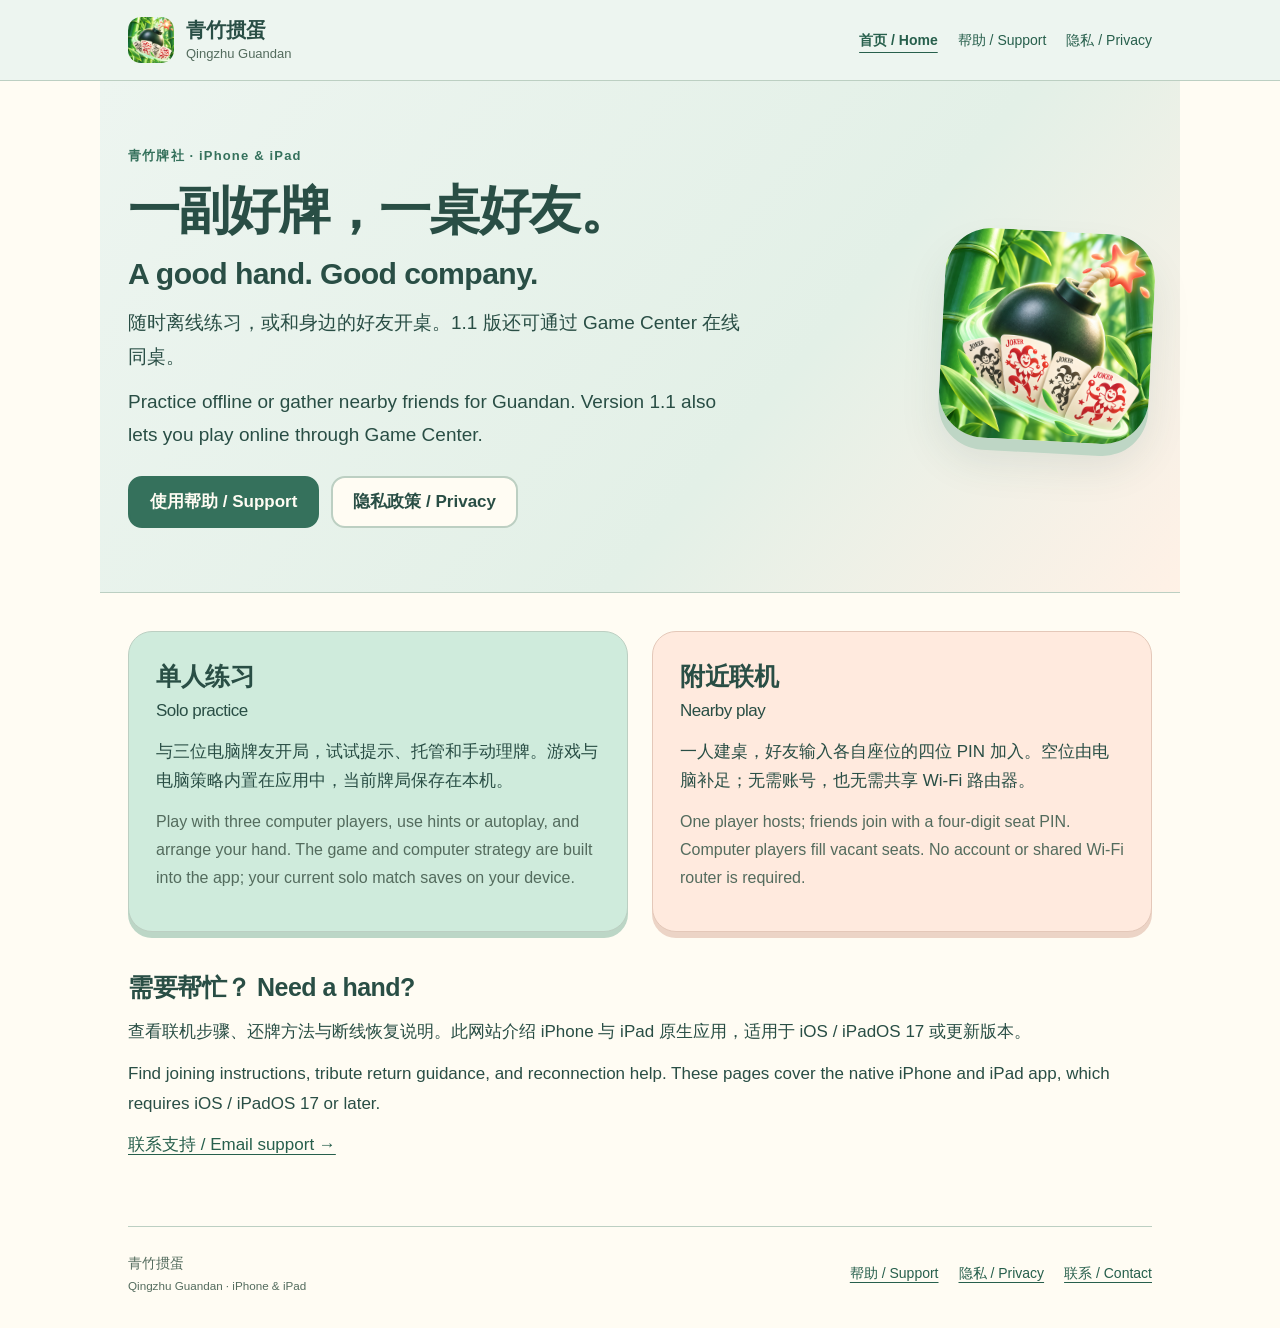
<file: index.html>
<!doctype html>
<html lang="zh-Hans">
<head>
<meta charset="utf-8">
<meta name="viewport" content="width=device-width, initial-scale=1">
<meta name="theme-color" content="#edf5f0">
<title>青竹掼蛋 · Qingzhu Guandan — 支持与隐私 / Support &amp; Privacy</title>
<meta name="description" content="青竹掼蛋 iPhone 与 iPad 版：离线单人练习、附近好友联机、使用帮助与隐私说明。 Support and privacy for Qingzhu Guandan on iPhone and iPad.">
<link rel="canonical" href="https://monadroit.github.io/GuanDanSupport/">
<link rel="icon" type="image/png" href="icon.png">
<link rel="apple-touch-icon" href="icon.png">
<link rel="stylesheet" href="style.css">
</head>
<body>
<a class="skip" href="#main">跳到正文 / Skip to content</a>
<header class="site-header"><div class="header-inner"><a class="brand" href="index.html"><img src="icon.png" alt="" width="46" height="46"><span>青竹掼蛋<small lang="en">Qingzhu Guandan</small></span></a><nav class="nav" aria-label="主导航 / Main navigation"><a href="index.html" aria-current="page">首页 / Home</a><a href="support.html">帮助 / Support</a><a href="privacy.html">隐私 / Privacy</a></nav></div></header>
<main id="main" class="home-main">
<section class="hero"><div class="hero-inner"><div><p class="eyebrow">青竹牌社 · iPhone &amp; iPad</p><h1>一副好牌，一桌好友。<span lang="en">A good hand. Good company.</span></h1><p>随时离线练习，或和身边的好友开桌。1.1 版还可通过 Game Center 在线同桌。</p><p lang="en">Practice offline or gather nearby friends for Guandan. Version 1.1 also lets you play online through Game Center.</p><div class="buttons"><a class="button" href="support.html">使用帮助 / Support</a><a class="button secondary" href="privacy.html">隐私政策 / Privacy</a></div></div><img class="app-icon" src="icon.png" alt="青竹掼蛋应用图标 / Qingzhu Guandan app icon" width="210" height="210"></div></section>
<div class="features home-help">
<section class="feature"><h2>单人练习<span lang="en">Solo practice</span></h2><p>与三位电脑牌友开局，试试提示、托管和手动理牌。游戏与电脑策略内置在应用中，当前牌局保存在本机。</p><p lang="en">Play with three computer players, use hints or autoplay, and arrange your hand. The game and computer strategy are built into the app; your current solo match saves on your device.</p></section>
<section class="feature peach"><h2>附近联机<span lang="en">Nearby play</span></h2><p>一人建桌，好友输入各自座位的四位 PIN 加入。空位由电脑补足；无需账号，也无需共享 Wi-Fi 路由器。</p><p lang="en">One player hosts; friends join with a four-digit seat PIN. Computer players fill vacant seats. No account or shared Wi-Fi router is required.</p></section>
</div>
<section class="home-help"><h2>需要帮忙？ <span lang="en">Need a hand?</span></h2><p>查看联机步骤、还牌方法与断线恢复说明。此网站介绍 iPhone 与 iPad 原生应用，适用于 iOS / iPadOS 17 或更新版本。</p><p lang="en">Find joining instructions, tribute return guidance, and reconnection help. These pages cover the native iPhone and iPad app, which requires iOS / iPadOS 17 or later.</p><p><a href="mailto:artful.skates_4j@icloud.com?subject=Qingzhu%20Guandan%20support">联系支持 / Email support →</a></p></section>
</main>
<footer class="footer"><p>青竹掼蛋<small lang="en">Qingzhu Guandan · iPhone &amp; iPad</small></p><nav aria-label="页脚导航 / Footer navigation"><a href="support.html">帮助 / Support</a><a href="privacy.html">隐私 / Privacy</a><a href="mailto:artful.skates_4j@icloud.com">联系 / Contact</a></nav></footer>
</body>
</html>
</file>
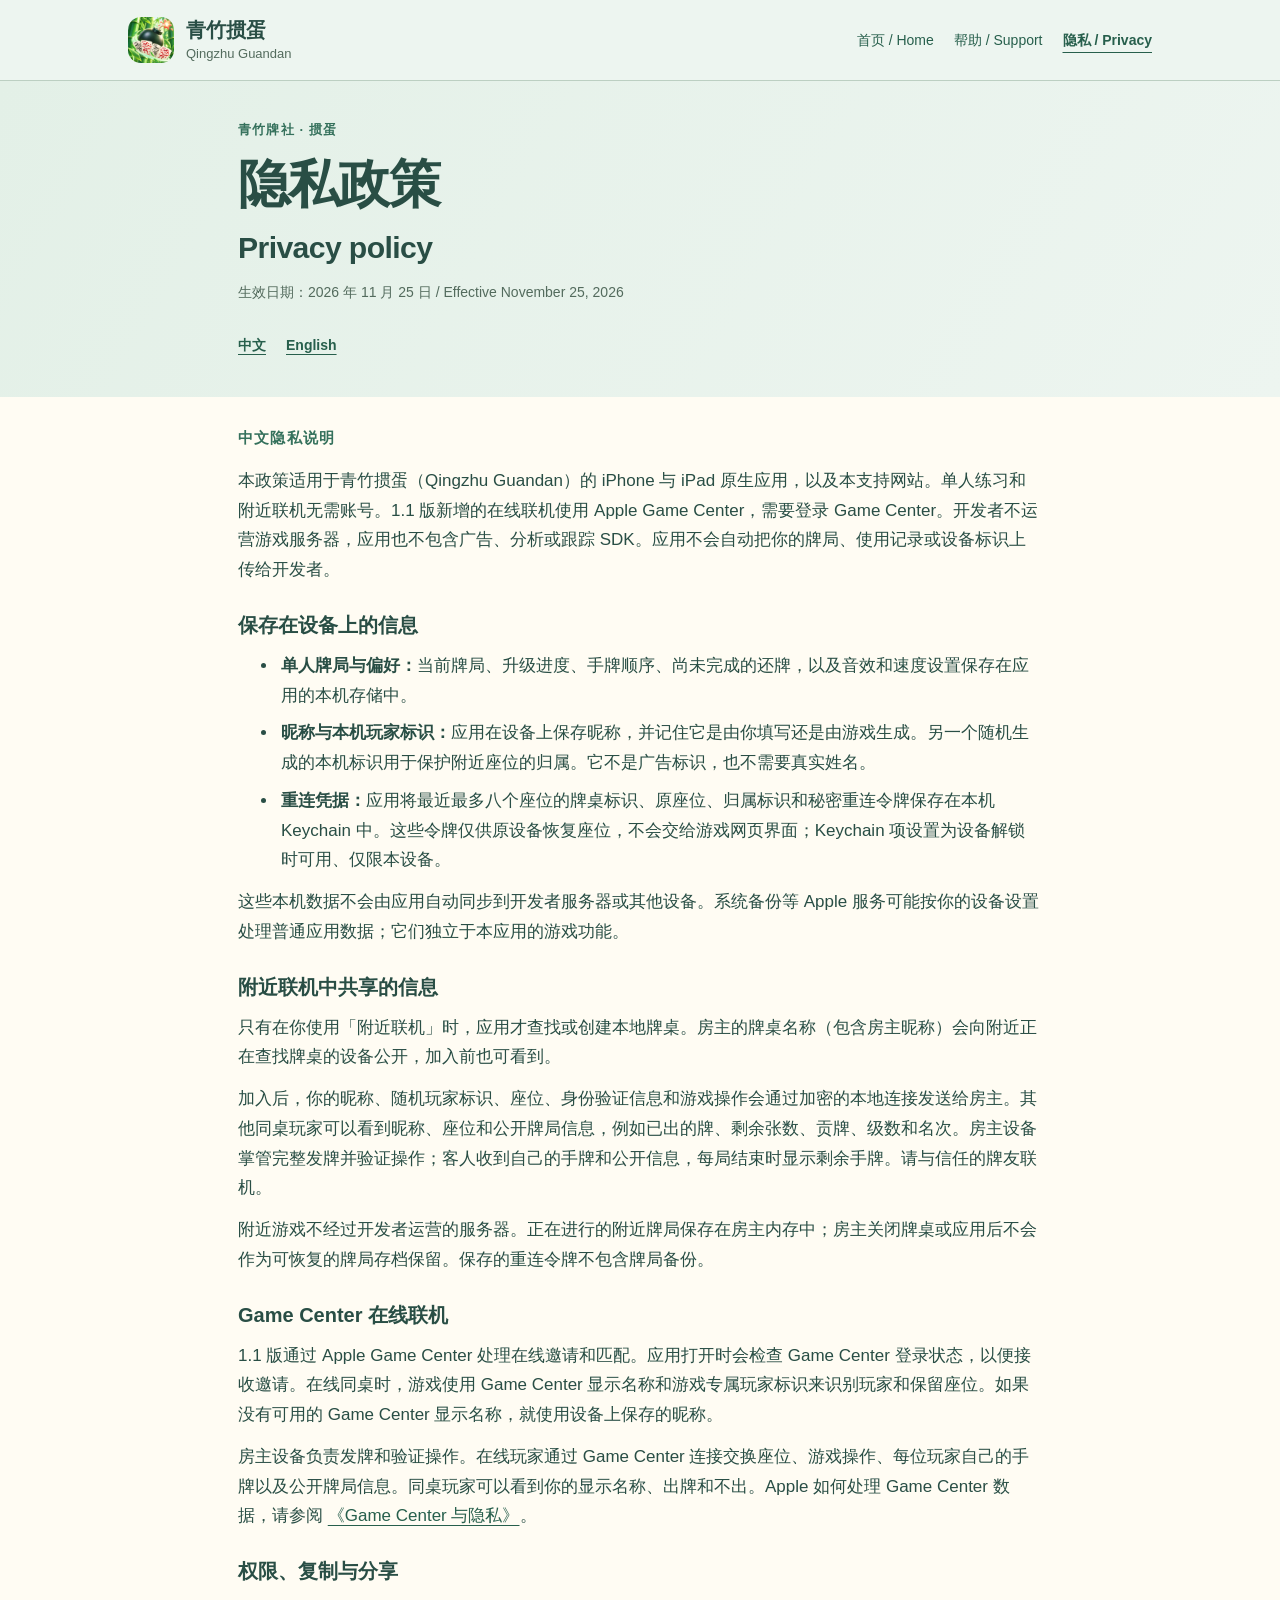
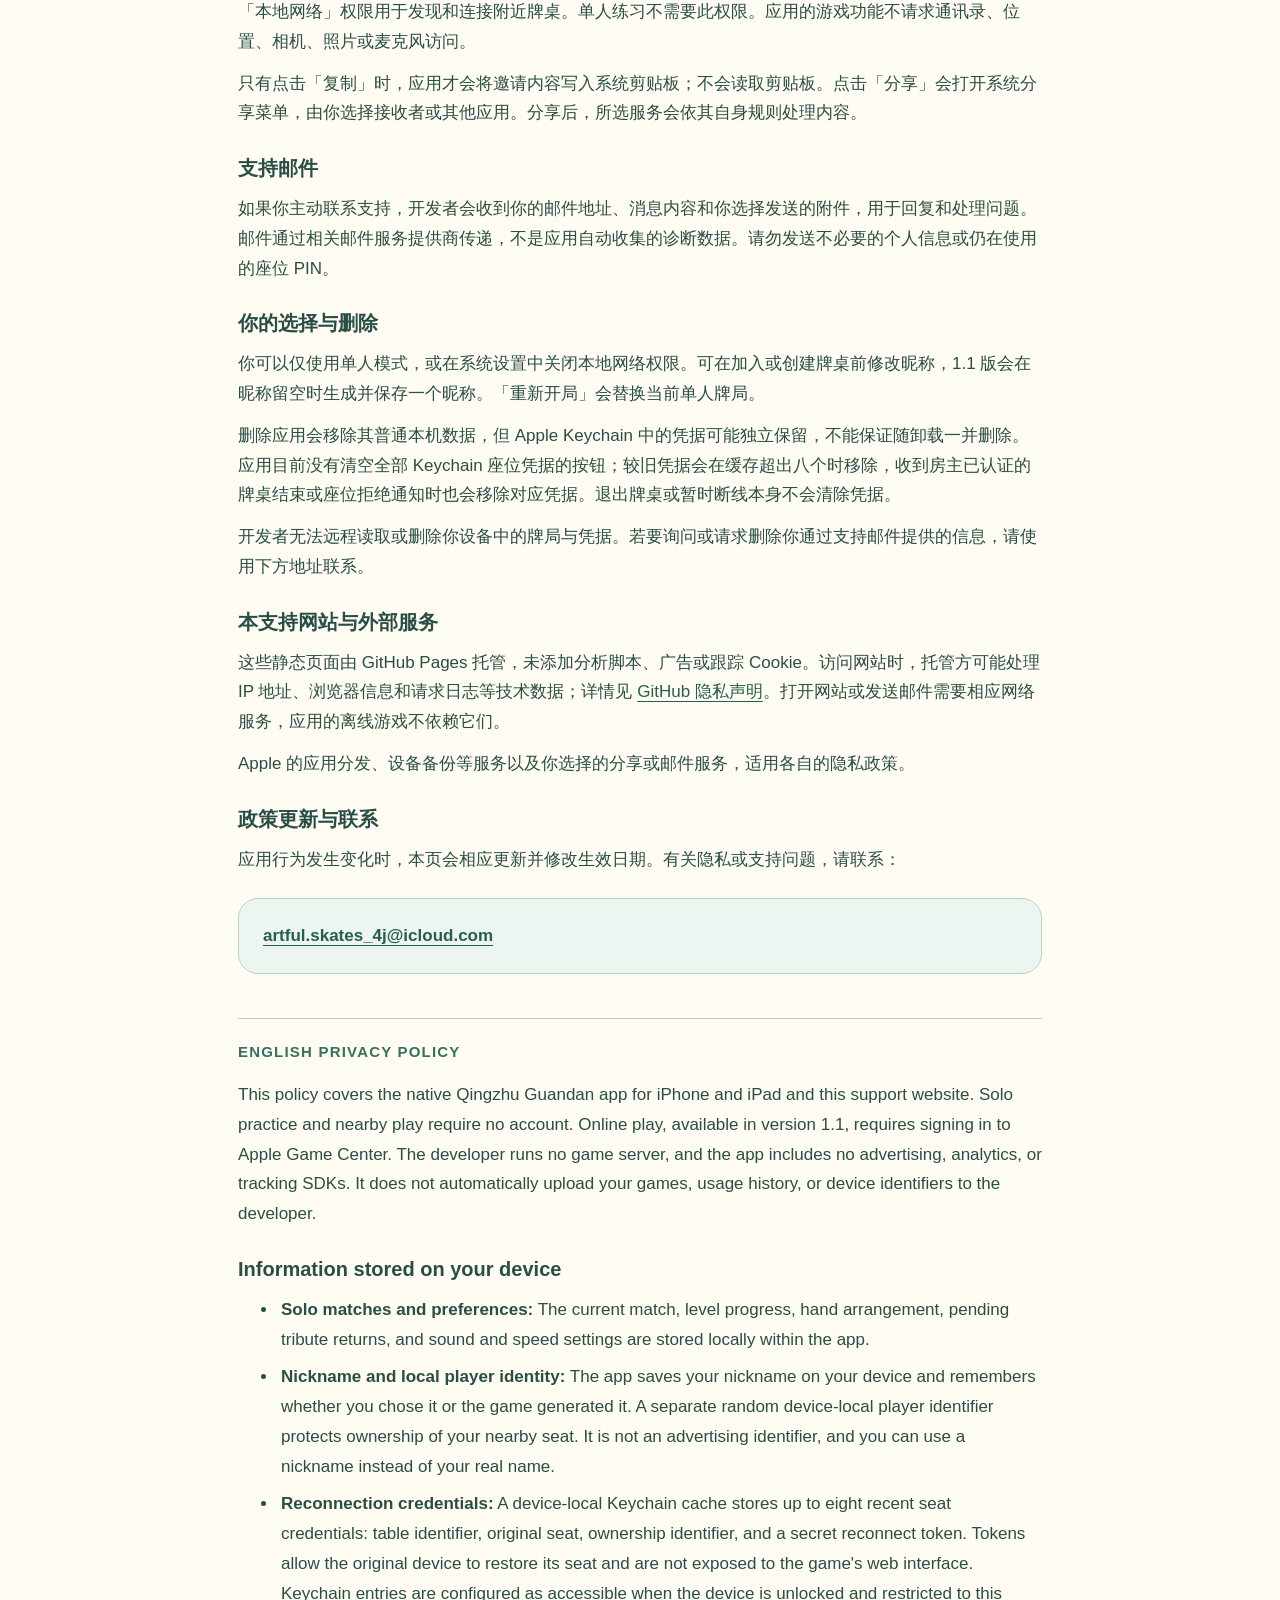
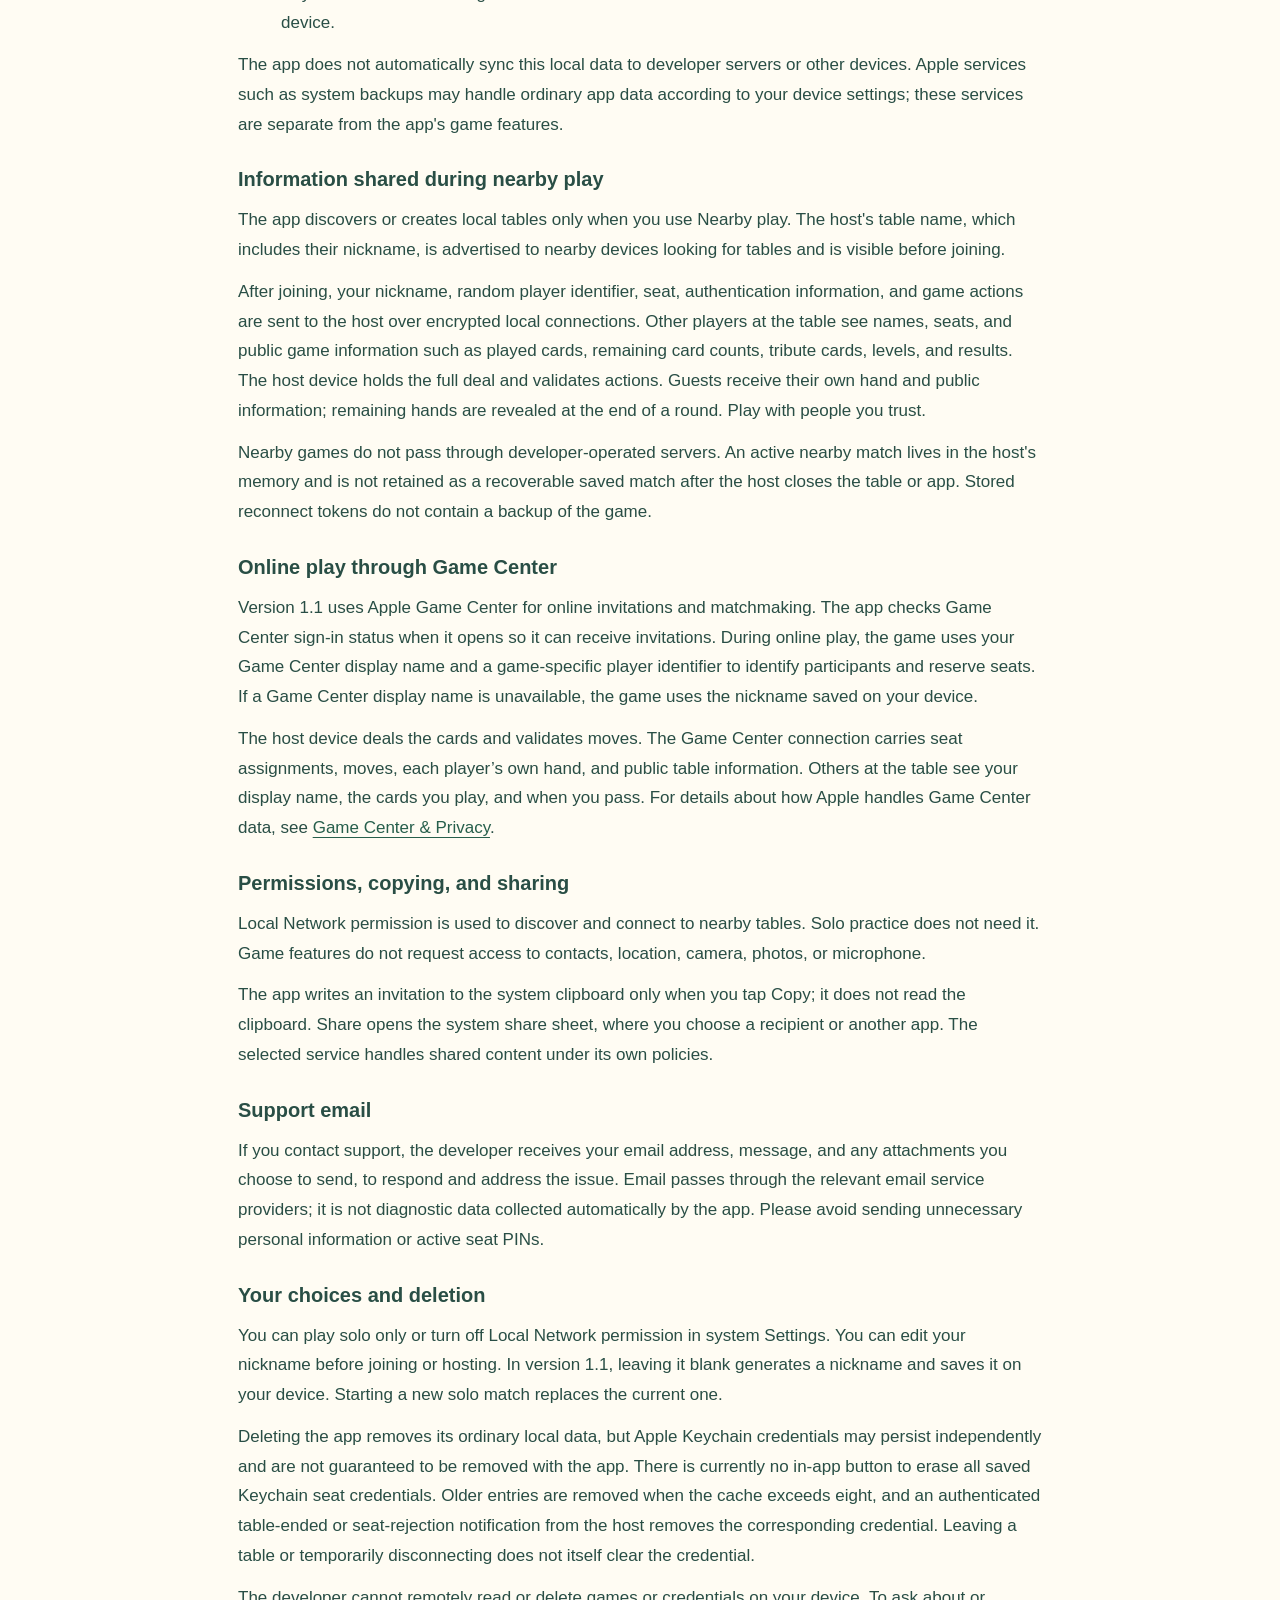
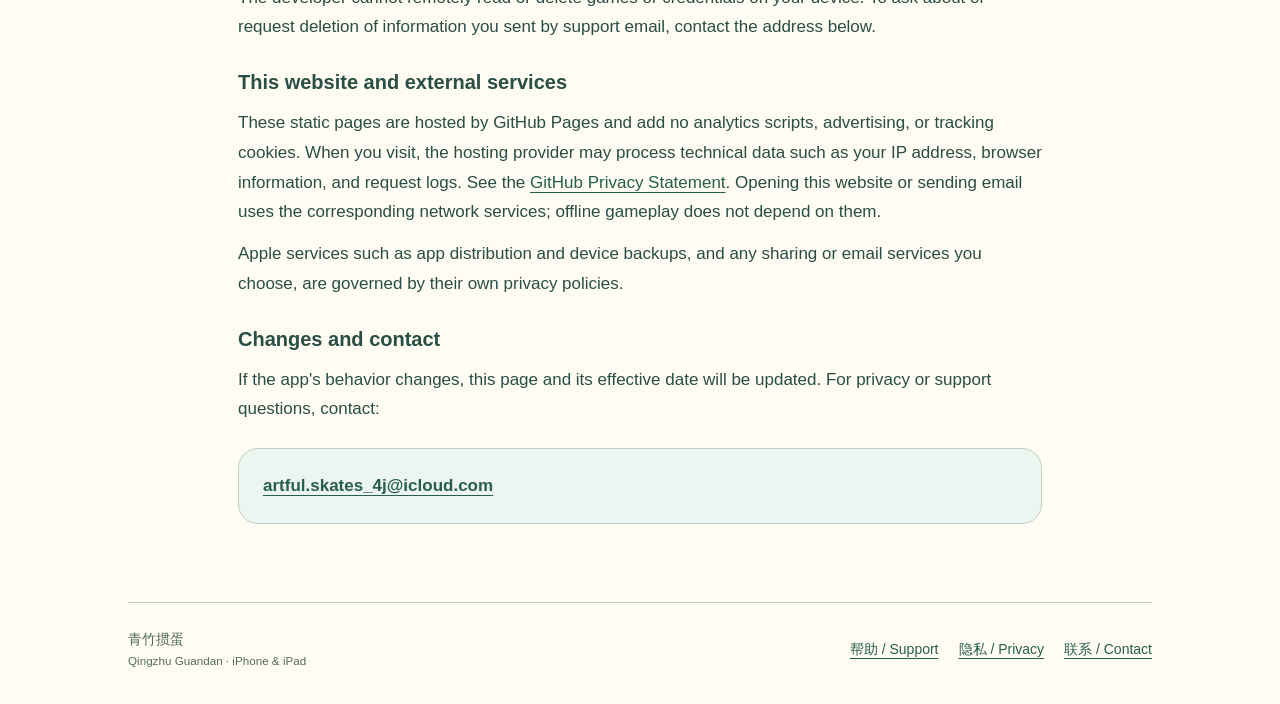
<file: privacy.html>
<!doctype html>
<html lang="zh-Hans">
<head>
<meta charset="utf-8">
<meta name="viewport" content="width=device-width, initial-scale=1">
<meta name="theme-color" content="#edf5f0">
<title>隐私政策 / Privacy — 青竹掼蛋 · Qingzhu Guandan</title>
<meta name="description" content="青竹掼蛋隐私政策：本机存储、附近牌桌、Game Center 在线联机、重连凭据与支持邮件。 Privacy information for the native Qingzhu Guandan app.">
<link rel="canonical" href="https://monadroit.github.io/GuanDanSupport/privacy.html">
<link rel="icon" type="image/png" href="icon.png">
<link rel="apple-touch-icon" href="icon.png">
<link rel="stylesheet" href="style.css">
</head>
<body>
<a class="skip" href="#main">跳到正文 / Skip to content</a>
<header class="site-header"><div class="header-inner"><a class="brand" href="index.html"><img src="icon.png" alt="" width="46" height="46"><span>青竹掼蛋<small lang="en">Qingzhu Guandan</small></span></a><nav class="nav" aria-label="主导航 / Main navigation"><a href="index.html">首页 / Home</a><a href="support.html">帮助 / Support</a><a href="privacy.html" aria-current="page">隐私 / Privacy</a></nav></div></header>
<div class="page-header"><div><p class="eyebrow">青竹牌社 · 掼蛋</p><h1>隐私政策<span lang="en">Privacy policy</span></h1><p class="date">生效日期：2026 年 11 月 25 日 / Effective November 25, 2026</p><nav class="language-nav" aria-label="正文语言 / Content language"><a href="#zh" lang="zh-Hans">中文</a><a href="#en" lang="en">English</a></nav></div></div>
<main id="main">
<section class="language-section" id="zh" lang="zh-Hans" aria-labelledby="zh-title">
<h2 class="language-title" id="zh-title">中文隐私说明</h2>
<p>本政策适用于青竹掼蛋（Qingzhu Guandan）的 iPhone 与 iPad 原生应用，以及本支持网站。单人练习和附近联机无需账号。1.1 版新增的在线联机使用 Apple Game Center，需要登录 Game Center。开发者不运营游戏服务器，应用也不包含广告、分析或跟踪 SDK。应用不会自动把你的牌局、使用记录或设备标识上传给开发者。</p>
<h3>保存在设备上的信息</h3>
<ul>
<li><strong>单人牌局与偏好：</strong>当前牌局、升级进度、手牌顺序、尚未完成的还牌，以及音效和速度设置保存在应用的本机存储中。</li>
<li><strong>昵称与本机玩家标识：</strong>应用在设备上保存昵称，并记住它是由你填写还是由游戏生成。另一个随机生成的本机标识用于保护附近座位的归属。它不是广告标识，也不需要真实姓名。</li>
<li><strong>重连凭据：</strong>应用将最近最多八个座位的牌桌标识、原座位、归属标识和秘密重连令牌保存在本机 Keychain 中。这些令牌仅供原设备恢复座位，不会交给游戏网页界面；Keychain 项设置为设备解锁时可用、仅限本设备。</li>
</ul>
<p>这些本机数据不会由应用自动同步到开发者服务器或其他设备。系统备份等 Apple 服务可能按你的设备设置处理普通应用数据；它们独立于本应用的游戏功能。</p>
<h3>附近联机中共享的信息</h3>
<p>只有在你使用「附近联机」时，应用才查找或创建本地牌桌。房主的牌桌名称（包含房主昵称）会向附近正在查找牌桌的设备公开，加入前也可看到。</p>
<p>加入后，你的昵称、随机玩家标识、座位、身份验证信息和游戏操作会通过加密的本地连接发送给房主。其他同桌玩家可以看到昵称、座位和公开牌局信息，例如已出的牌、剩余张数、贡牌、级数和名次。房主设备掌管完整发牌并验证操作；客人收到自己的手牌和公开信息，每局结束时显示剩余手牌。请与信任的牌友联机。</p>
<p>附近游戏不经过开发者运营的服务器。正在进行的附近牌局保存在房主内存中；房主关闭牌桌或应用后不会作为可恢复的牌局存档保留。保存的重连令牌不包含牌局备份。</p>
<h3>Game Center 在线联机</h3>
<p>1.1 版通过 Apple Game Center 处理在线邀请和匹配。应用打开时会检查 Game Center 登录状态，以便接收邀请。在线同桌时，游戏使用 Game Center 显示名称和游戏专属玩家标识来识别玩家和保留座位。如果没有可用的 Game Center 显示名称，就使用设备上保存的昵称。</p>
<p>房主设备负责发牌和验证操作。在线玩家通过 Game Center 连接交换座位、游戏操作、每位玩家自己的手牌以及公开牌局信息。同桌玩家可以看到你的显示名称、出牌和不出。Apple 如何处理 Game Center 数据，请参阅 <a href="https://www.apple.com/legal/privacy/data/zh-cn/game-center/">《Game Center 与隐私》</a>。</p>
<h3>权限、复制与分享</h3>
<p>「本地网络」权限用于发现和连接附近牌桌。单人练习不需要此权限。应用的游戏功能不请求通讯录、位置、相机、照片或麦克风访问。</p>
<p>只有点击「复制」时，应用才会将邀请内容写入系统剪贴板；不会读取剪贴板。点击「分享」会打开系统分享菜单，由你选择接收者或其他应用。分享后，所选服务会依其自身规则处理内容。</p>
<h3>支持邮件</h3>
<p>如果你主动联系支持，开发者会收到你的邮件地址、消息内容和你选择发送的附件，用于回复和处理问题。邮件通过相关邮件服务提供商传递，不是应用自动收集的诊断数据。请勿发送不必要的个人信息或仍在使用的座位 PIN。</p>
<h3>你的选择与删除</h3>
<p>你可以仅使用单人模式，或在系统设置中关闭本地网络权限。可在加入或创建牌桌前修改昵称，1.1 版会在昵称留空时生成并保存一个昵称。「重新开局」会替换当前单人牌局。</p>
<p>删除应用会移除其普通本机数据，但 Apple Keychain 中的凭据可能独立保留，不能保证随卸载一并删除。应用目前没有清空全部 Keychain 座位凭据的按钮；较旧凭据会在缓存超出八个时移除，收到房主已认证的牌桌结束或座位拒绝通知时也会移除对应凭据。退出牌桌或暂时断线本身不会清除凭据。</p>
<p>开发者无法远程读取或删除你设备中的牌局与凭据。若要询问或请求删除你通过支持邮件提供的信息，请使用下方地址联系。</p>
<h3>本支持网站与外部服务</h3>
<p>这些静态页面由 GitHub Pages 托管，未添加分析脚本、广告或跟踪 Cookie。访问网站时，托管方可能处理 IP 地址、浏览器信息和请求日志等技术数据；详情见 <a href="https://docs.github.com/en/site-policy/privacy-policies/github-general-privacy-statement">GitHub 隐私声明</a>。打开网站或发送邮件需要相应网络服务，应用的离线游戏不依赖它们。</p>
<p>Apple 的应用分发、设备备份等服务以及你选择的分享或邮件服务，适用各自的隐私政策。</p>
<h3>政策更新与联系</h3>
<p>应用行为发生变化时，本页会相应更新并修改生效日期。有关隐私或支持问题，请联系：</p>
<div class="contact"><a href="mailto:artful.skates_4j@icloud.com?subject=Qingzhu%20Guandan%20privacy">artful.skates_4j@icloud.com</a></div>
</section>
<section class="language-section" id="en" lang="en" aria-labelledby="en-title">
<h2 class="language-title" id="en-title">ENGLISH PRIVACY POLICY</h2>
<p>This policy covers the native Qingzhu Guandan app for iPhone and iPad and this support website. Solo practice and nearby play require no account. Online play, available in version 1.1, requires signing in to Apple Game Center. The developer runs no game server, and the app includes no advertising, analytics, or tracking SDKs. It does not automatically upload your games, usage history, or device identifiers to the developer.</p>
<h3>Information stored on your device</h3>
<ul>
<li><strong>Solo matches and preferences:</strong> The current match, level progress, hand arrangement, pending tribute returns, and sound and speed settings are stored locally within the app.</li>
<li><strong>Nickname and local player identity:</strong> The app saves your nickname on your device and remembers whether you chose it or the game generated it. A separate random device-local player identifier protects ownership of your nearby seat. It is not an advertising identifier, and you can use a nickname instead of your real name.</li>
<li><strong>Reconnection credentials:</strong> A device-local Keychain cache stores up to eight recent seat credentials: table identifier, original seat, ownership identifier, and a secret reconnect token. Tokens allow the original device to restore its seat and are not exposed to the game's web interface. Keychain entries are configured as accessible when the device is unlocked and restricted to this device.</li>
</ul>
<p>The app does not automatically sync this local data to developer servers or other devices. Apple services such as system backups may handle ordinary app data according to your device settings; these services are separate from the app's game features.</p>
<h3>Information shared during nearby play</h3>
<p>The app discovers or creates local tables only when you use Nearby play. The host's table name, which includes their nickname, is advertised to nearby devices looking for tables and is visible before joining.</p>
<p>After joining, your nickname, random player identifier, seat, authentication information, and game actions are sent to the host over encrypted local connections. Other players at the table see names, seats, and public game information such as played cards, remaining card counts, tribute cards, levels, and results. The host device holds the full deal and validates actions. Guests receive their own hand and public information; remaining hands are revealed at the end of a round. Play with people you trust.</p>
<p>Nearby games do not pass through developer-operated servers. An active nearby match lives in the host's memory and is not retained as a recoverable saved match after the host closes the table or app. Stored reconnect tokens do not contain a backup of the game.</p>
<h3>Online play through Game Center</h3>
<p>Version 1.1 uses Apple Game Center for online invitations and matchmaking. The app checks Game Center sign-in status when it opens so it can receive invitations. During online play, the game uses your Game Center display name and a game-specific player identifier to identify participants and reserve seats. If a Game Center display name is unavailable, the game uses the nickname saved on your device.</p>
<p>The host device deals the cards and validates moves. The Game Center connection carries seat assignments, moves, each player’s own hand, and public table information. Others at the table see your display name, the cards you play, and when you pass. For details about how Apple handles Game Center data, see <a href="https://www.apple.com/legal/privacy/data/en/game-center/">Game Center &amp; Privacy</a>.</p>
<h3>Permissions, copying, and sharing</h3>
<p>Local Network permission is used to discover and connect to nearby tables. Solo practice does not need it. Game features do not request access to contacts, location, camera, photos, or microphone.</p>
<p>The app writes an invitation to the system clipboard only when you tap Copy; it does not read the clipboard. Share opens the system share sheet, where you choose a recipient or another app. The selected service handles shared content under its own policies.</p>
<h3>Support email</h3>
<p>If you contact support, the developer receives your email address, message, and any attachments you choose to send, to respond and address the issue. Email passes through the relevant email service providers; it is not diagnostic data collected automatically by the app. Please avoid sending unnecessary personal information or active seat PINs.</p>
<h3>Your choices and deletion</h3>
<p>You can play solo only or turn off Local Network permission in system Settings. You can edit your nickname before joining or hosting. In version 1.1, leaving it blank generates a nickname and saves it on your device. Starting a new solo match replaces the current one.</p>
<p>Deleting the app removes its ordinary local data, but Apple Keychain credentials may persist independently and are not guaranteed to be removed with the app. There is currently no in-app button to erase all saved Keychain seat credentials. Older entries are removed when the cache exceeds eight, and an authenticated table-ended or seat-rejection notification from the host removes the corresponding credential. Leaving a table or temporarily disconnecting does not itself clear the credential.</p>
<p>The developer cannot remotely read or delete games or credentials on your device. To ask about or request deletion of information you sent by support email, contact the address below.</p>
<h3>This website and external services</h3>
<p>These static pages are hosted by GitHub Pages and add no analytics scripts, advertising, or tracking cookies. When you visit, the hosting provider may process technical data such as your IP address, browser information, and request logs. See the <a href="https://docs.github.com/en/site-policy/privacy-policies/github-general-privacy-statement">GitHub Privacy Statement</a>. Opening this website or sending email uses the corresponding network services; offline gameplay does not depend on them.</p>
<p>Apple services such as app distribution and device backups, and any sharing or email services you choose, are governed by their own privacy policies.</p>
<h3>Changes and contact</h3>
<p>If the app's behavior changes, this page and its effective date will be updated. For privacy or support questions, contact:</p>
<div class="contact"><a href="mailto:artful.skates_4j@icloud.com?subject=Qingzhu%20Guandan%20privacy">artful.skates_4j@icloud.com</a></div>
</section>
</main>
<footer class="footer"><p>青竹掼蛋<small lang="en">Qingzhu Guandan · iPhone &amp; iPad</small></p><nav aria-label="页脚导航 / Footer navigation"><a href="support.html">帮助 / Support</a><a href="privacy.html">隐私 / Privacy</a><a href="mailto:artful.skates_4j@icloud.com">联系 / Contact</a></nav></footer>
</body>
</html>
</file>
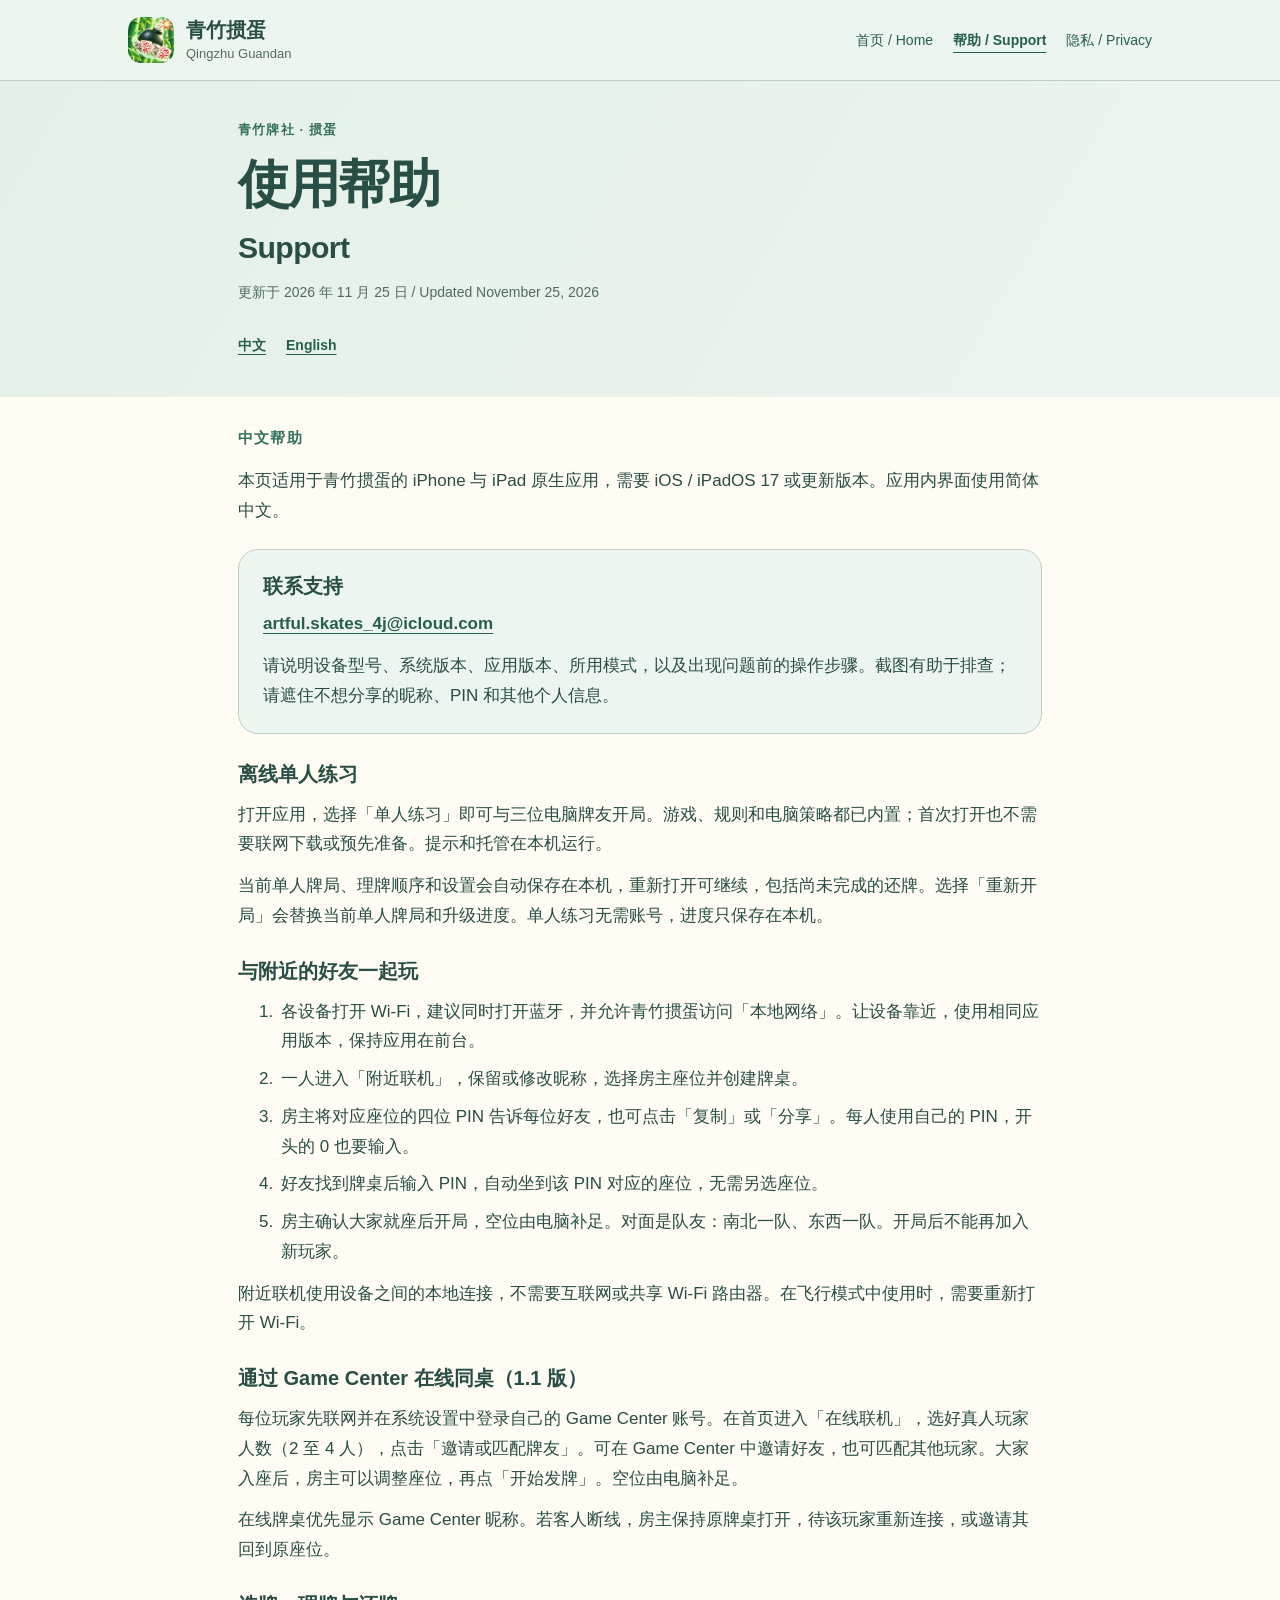
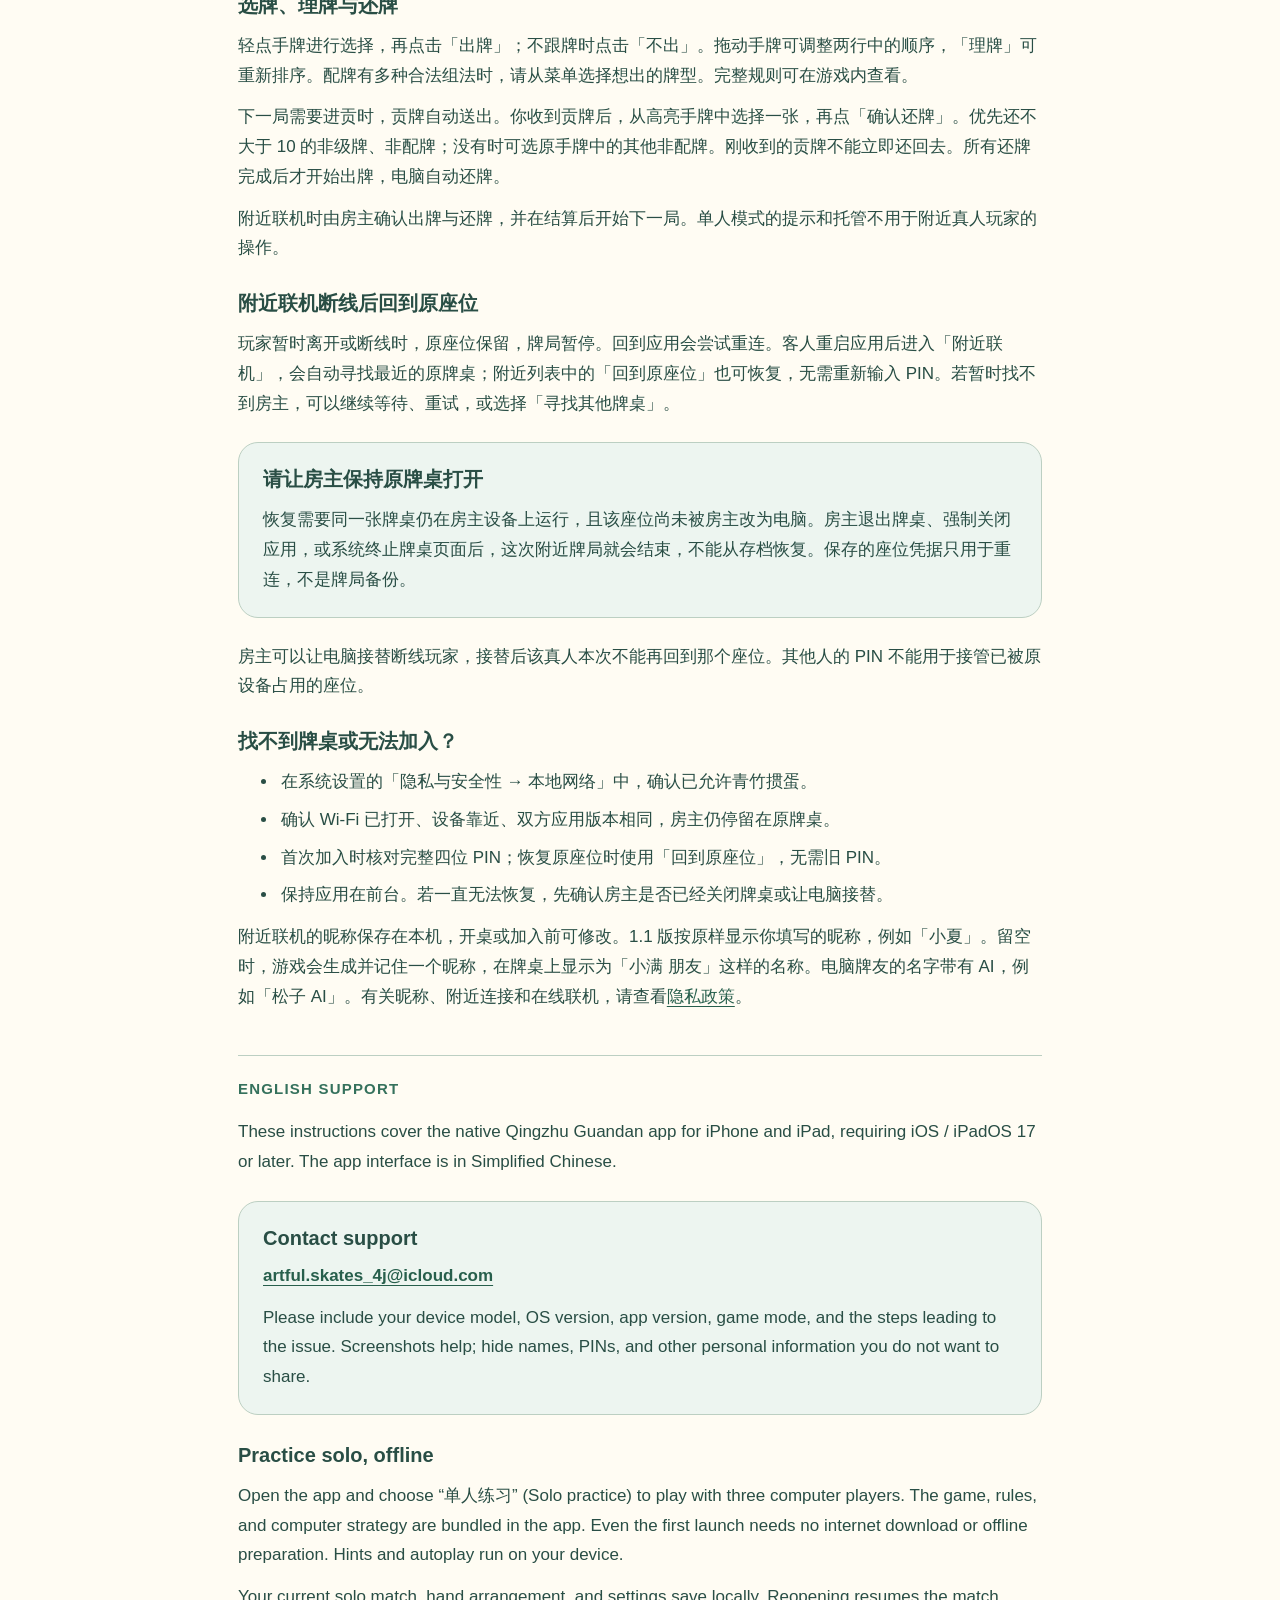
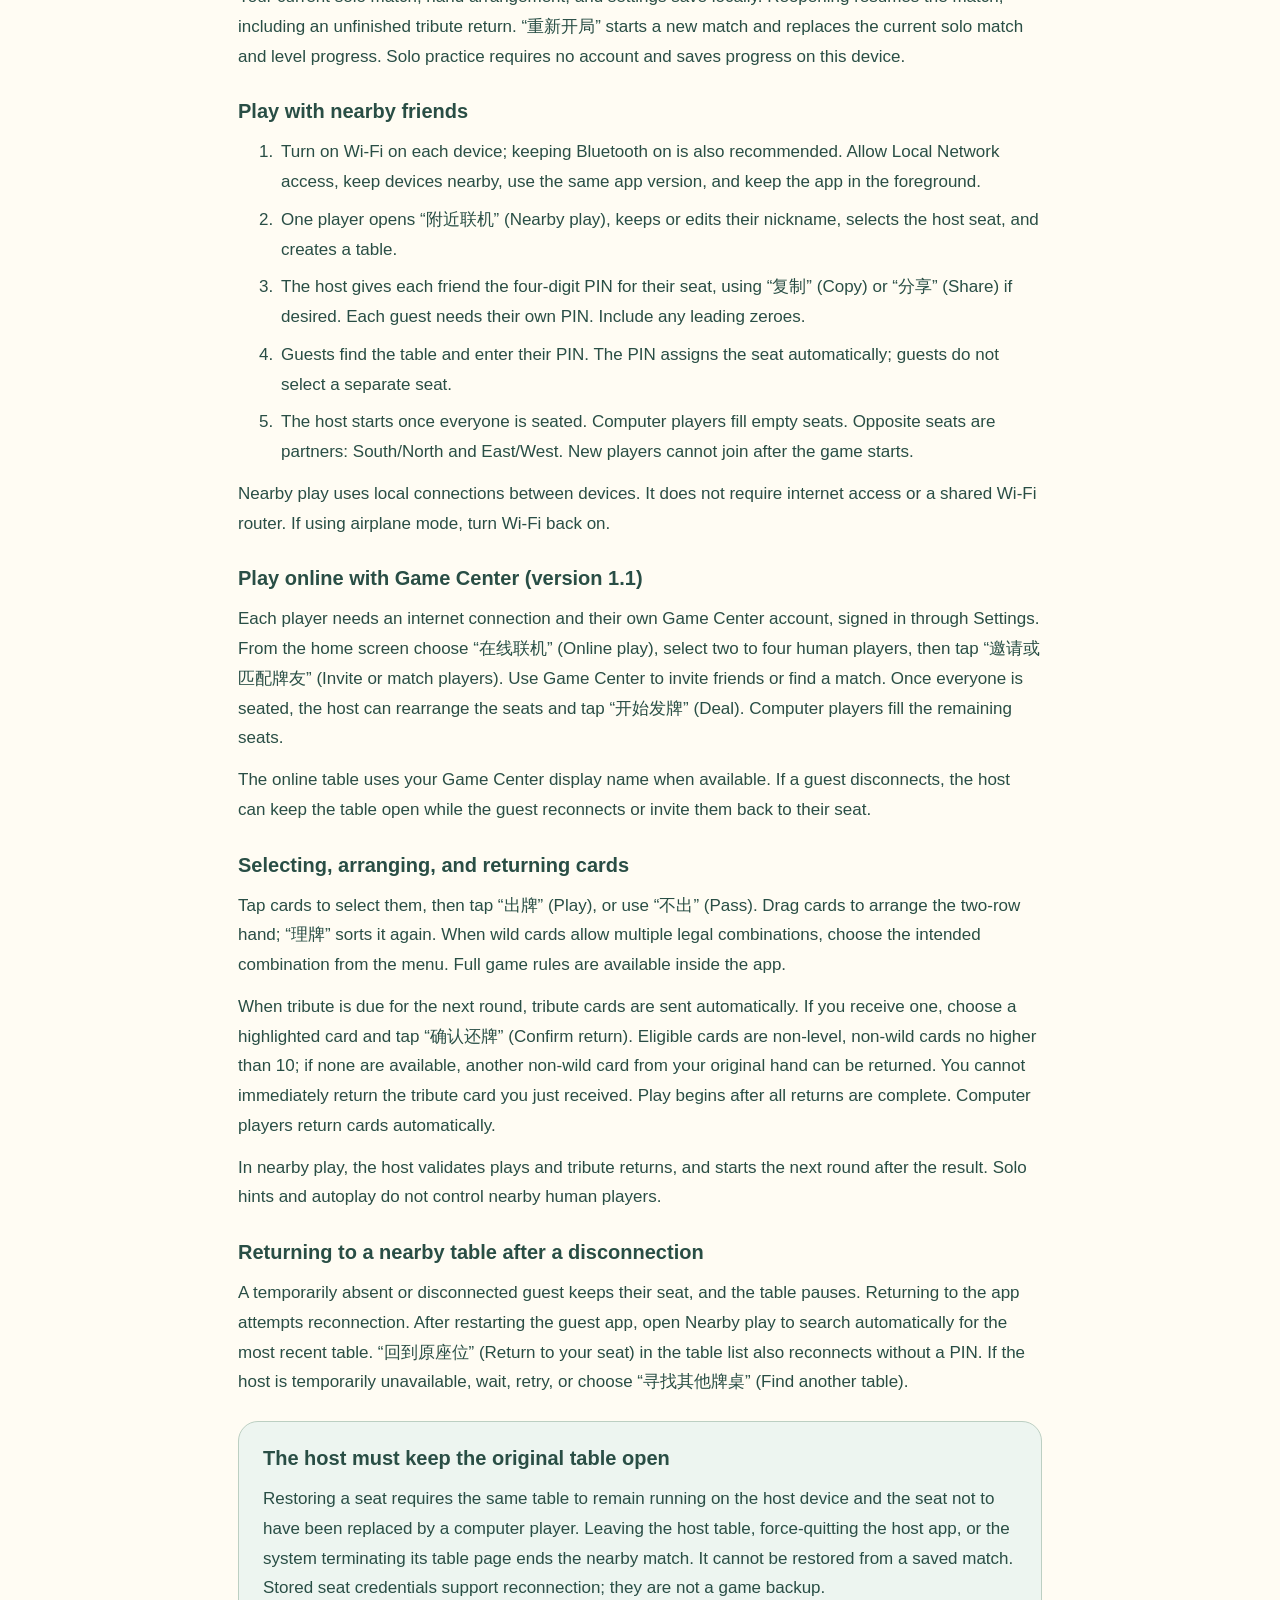
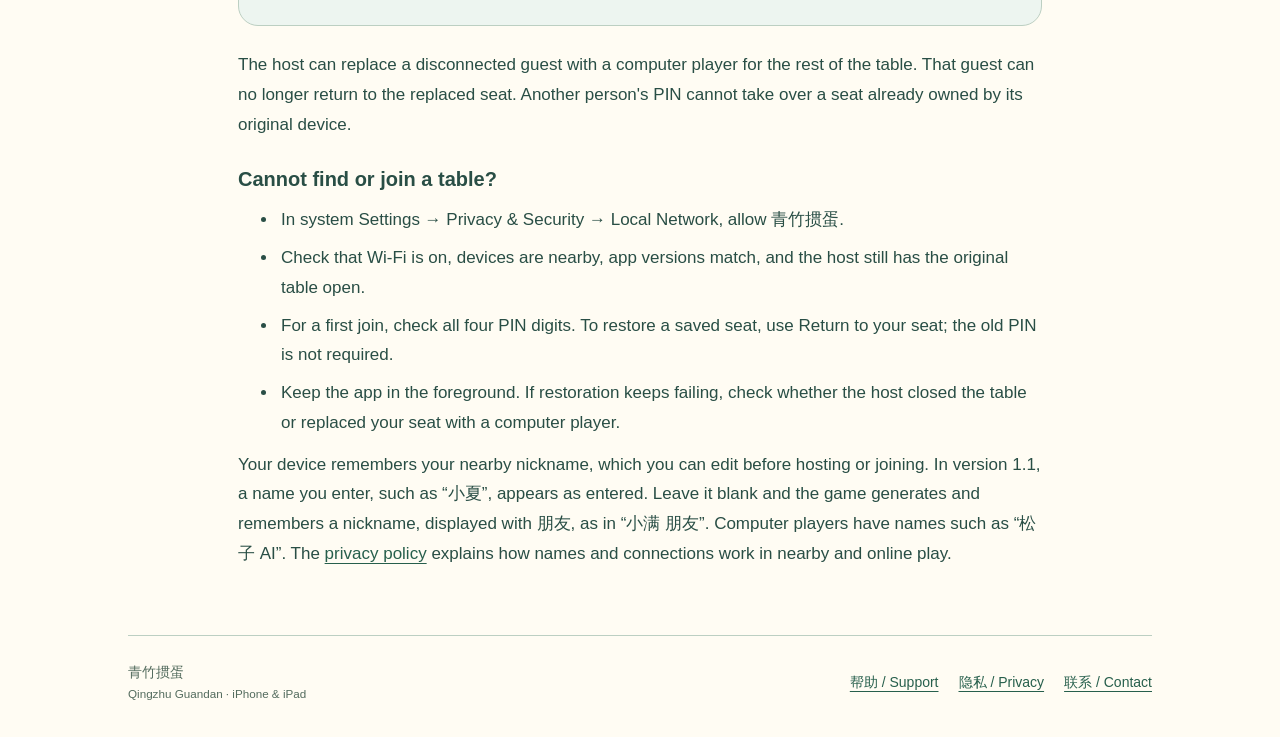
<file: support.html>
<!doctype html>
<html lang="zh-Hans">
<head>
<meta charset="utf-8">
<meta name="viewport" content="width=device-width, initial-scale=1">
<meta name="theme-color" content="#edf5f0">
<title>使用帮助 / Support — 青竹掼蛋 · Qingzhu Guandan</title>
<meta name="description" content="青竹掼蛋使用帮助：离线练习、四位 PIN 附近联机、Game Center 在线联机、手动还牌、恢复座位和联系支持。 Qingzhu Guandan help for iPhone and iPad.">
<link rel="canonical" href="https://monadroit.github.io/GuanDanSupport/support.html">
<link rel="icon" type="image/png" href="icon.png">
<link rel="apple-touch-icon" href="icon.png">
<link rel="stylesheet" href="style.css">
</head>
<body>
<a class="skip" href="#main">跳到正文 / Skip to content</a>
<header class="site-header"><div class="header-inner"><a class="brand" href="index.html"><img src="icon.png" alt="" width="46" height="46"><span>青竹掼蛋<small lang="en">Qingzhu Guandan</small></span></a><nav class="nav" aria-label="主导航 / Main navigation"><a href="index.html">首页 / Home</a><a href="support.html" aria-current="page">帮助 / Support</a><a href="privacy.html">隐私 / Privacy</a></nav></div></header>
<div class="page-header"><div><p class="eyebrow">青竹牌社 · 掼蛋</p><h1>使用帮助<span lang="en">Support</span></h1><p class="date">更新于 2026 年 11 月 25 日 / Updated November 25, 2026</p><nav class="language-nav" aria-label="正文语言 / Content language"><a href="#zh" lang="zh-Hans">中文</a><a href="#en" lang="en">English</a></nav></div></div>
<main id="main">
<section class="language-section" id="zh" lang="zh-Hans" aria-labelledby="zh-title">
<h2 class="language-title" id="zh-title">中文帮助</h2>
<p>本页适用于青竹掼蛋的 iPhone 与 iPad 原生应用，需要 iOS / iPadOS 17 或更新版本。应用内界面使用简体中文。</p>
<div class="contact"><h3>联系支持</h3><a href="mailto:artful.skates_4j@icloud.com?subject=Qingzhu%20Guandan%20support">artful.skates_4j@icloud.com</a><p>请说明设备型号、系统版本、应用版本、所用模式，以及出现问题前的操作步骤。截图有助于排查；请遮住不想分享的昵称、PIN 和其他个人信息。</p></div>
<h3>离线单人练习</h3>
<p>打开应用，选择「单人练习」即可与三位电脑牌友开局。游戏、规则和电脑策略都已内置；首次打开也不需要联网下载或预先准备。提示和托管在本机运行。</p>
<p>当前单人牌局、理牌顺序和设置会自动保存在本机，重新打开可继续，包括尚未完成的还牌。选择「重新开局」会替换当前单人牌局和升级进度。单人练习无需账号，进度只保存在本机。</p>
<h3>与附近的好友一起玩</h3>
<ol>
<li>各设备打开 Wi-Fi，建议同时打开蓝牙，并允许青竹掼蛋访问「本地网络」。让设备靠近，使用相同应用版本，保持应用在前台。</li>
<li>一人进入「附近联机」，保留或修改昵称，选择房主座位并创建牌桌。</li>
<li>房主将对应座位的四位 PIN 告诉每位好友，也可点击「复制」或「分享」。每人使用自己的 PIN，开头的 0 也要输入。</li>
<li>好友找到牌桌后输入 PIN，自动坐到该 PIN 对应的座位，无需另选座位。</li>
<li>房主确认大家就座后开局，空位由电脑补足。对面是队友：南北一队、东西一队。开局后不能再加入新玩家。</li>
</ol>
<p>附近联机使用设备之间的本地连接，不需要互联网或共享 Wi-Fi 路由器。在飞行模式中使用时，需要重新打开 Wi-Fi。</p>
<h3>通过 Game Center 在线同桌（1.1 版）</h3>
<p>每位玩家先联网并在系统设置中登录自己的 Game Center 账号。在首页进入「在线联机」，选好真人玩家人数（2 至 4 人），点击「邀请或匹配牌友」。可在 Game Center 中邀请好友，也可匹配其他玩家。大家入座后，房主可以调整座位，再点「开始发牌」。空位由电脑补足。</p>
<p>在线牌桌优先显示 Game Center 昵称。若客人断线，房主保持原牌桌打开，待该玩家重新连接，或邀请其回到原座位。</p>
<h3>选牌、理牌与还牌</h3>
<p>轻点手牌进行选择，再点击「出牌」；不跟牌时点击「不出」。拖动手牌可调整两行中的顺序，「理牌」可重新排序。配牌有多种合法组法时，请从菜单选择想出的牌型。完整规则可在游戏内查看。</p>
<p>下一局需要进贡时，贡牌自动送出。你收到贡牌后，从高亮手牌中选择一张，再点「确认还牌」。优先还不大于 10 的非级牌、非配牌；没有时可选原手牌中的其他非配牌。刚收到的贡牌不能立即还回去。所有还牌完成后才开始出牌，电脑自动还牌。</p>
<p>附近联机时由房主确认出牌与还牌，并在结算后开始下一局。单人模式的提示和托管不用于附近真人玩家的操作。</p>
<h3>附近联机断线后回到原座位</h3>
<p>玩家暂时离开或断线时，原座位保留，牌局暂停。回到应用会尝试重连。客人重启应用后进入「附近联机」，会自动寻找最近的原牌桌；附近列表中的「回到原座位」也可恢复，无需重新输入 PIN。若暂时找不到房主，可以继续等待、重试，或选择「寻找其他牌桌」。</p>
<div class="note"><h3>请让房主保持原牌桌打开</h3><p>恢复需要同一张牌桌仍在房主设备上运行，且该座位尚未被房主改为电脑。房主退出牌桌、强制关闭应用，或系统终止牌桌页面后，这次附近牌局就会结束，不能从存档恢复。保存的座位凭据只用于重连，不是牌局备份。</p></div>
<p>房主可以让电脑接替断线玩家，接替后该真人本次不能再回到那个座位。其他人的 PIN 不能用于接管已被原设备占用的座位。</p>
<h3>找不到牌桌或无法加入？</h3>
<ul>
<li>在系统设置的「隐私与安全性 → 本地网络」中，确认已允许青竹掼蛋。</li>
<li>确认 Wi-Fi 已打开、设备靠近、双方应用版本相同，房主仍停留在原牌桌。</li>
<li>首次加入时核对完整四位 PIN；恢复原座位时使用「回到原座位」，无需旧 PIN。</li>
<li>保持应用在前台。若一直无法恢复，先确认房主是否已经关闭牌桌或让电脑接替。</li>
</ul>
<p>附近联机的昵称保存在本机，开桌或加入前可修改。1.1 版按原样显示你填写的昵称，例如「小夏」。留空时，游戏会生成并记住一个昵称，在牌桌上显示为「小满 朋友」这样的名称。电脑牌友的名字带有 AI，例如「松子 AI」。有关昵称、附近连接和在线联机，请查看<a href="privacy.html#zh">隐私政策</a>。</p>
</section>
<section class="language-section" id="en" lang="en" aria-labelledby="en-title">
<h2 class="language-title" id="en-title">ENGLISH SUPPORT</h2>
<p>These instructions cover the native Qingzhu Guandan app for iPhone and iPad, requiring iOS / iPadOS 17 or later. The app interface is in Simplified Chinese.</p>
<div class="contact"><h3>Contact support</h3><a href="mailto:artful.skates_4j@icloud.com?subject=Qingzhu%20Guandan%20support">artful.skates_4j@icloud.com</a><p>Please include your device model, OS version, app version, game mode, and the steps leading to the issue. Screenshots help; hide names, PINs, and other personal information you do not want to share.</p></div>
<h3>Practice solo, offline</h3>
<p>Open the app and choose “单人练习” (Solo practice) to play with three computer players. The game, rules, and computer strategy are bundled in the app. Even the first launch needs no internet download or offline preparation. Hints and autoplay run on your device.</p>
<p>Your current solo match, hand arrangement, and settings save locally. Reopening resumes the match, including an unfinished tribute return. “重新开局” starts a new match and replaces the current solo match and level progress. Solo practice requires no account and saves progress on this device.</p>
<h3>Play with nearby friends</h3>
<ol>
<li>Turn on Wi-Fi on each device; keeping Bluetooth on is also recommended. Allow Local Network access, keep devices nearby, use the same app version, and keep the app in the foreground.</li>
<li>One player opens “附近联机” (Nearby play), keeps or edits their nickname, selects the host seat, and creates a table.</li>
<li>The host gives each friend the four-digit PIN for their seat, using “复制” (Copy) or “分享” (Share) if desired. Each guest needs their own PIN. Include any leading zeroes.</li>
<li>Guests find the table and enter their PIN. The PIN assigns the seat automatically; guests do not select a separate seat.</li>
<li>The host starts once everyone is seated. Computer players fill empty seats. Opposite seats are partners: South/North and East/West. New players cannot join after the game starts.</li>
</ol>
<p>Nearby play uses local connections between devices. It does not require internet access or a shared Wi-Fi router. If using airplane mode, turn Wi-Fi back on.</p>
<h3>Play online with Game Center (version 1.1)</h3>
<p>Each player needs an internet connection and their own Game Center account, signed in through Settings. From the home screen choose “在线联机” (Online play), select two to four human players, then tap “邀请或匹配牌友” (Invite or match players). Use Game Center to invite friends or find a match. Once everyone is seated, the host can rearrange the seats and tap “开始发牌” (Deal). Computer players fill the remaining seats.</p>
<p>The online table uses your Game Center display name when available. If a guest disconnects, the host can keep the table open while the guest reconnects or invite them back to their seat.</p>
<h3>Selecting, arranging, and returning cards</h3>
<p>Tap cards to select them, then tap “出牌” (Play), or use “不出” (Pass). Drag cards to arrange the two-row hand; “理牌” sorts it again. When wild cards allow multiple legal combinations, choose the intended combination from the menu. Full game rules are available inside the app.</p>
<p>When tribute is due for the next round, tribute cards are sent automatically. If you receive one, choose a highlighted card and tap “确认还牌” (Confirm return). Eligible cards are non-level, non-wild cards no higher than 10; if none are available, another non-wild card from your original hand can be returned. You cannot immediately return the tribute card you just received. Play begins after all returns are complete. Computer players return cards automatically.</p>
<p>In nearby play, the host validates plays and tribute returns, and starts the next round after the result. Solo hints and autoplay do not control nearby human players.</p>
<h3>Returning to a nearby table after a disconnection</h3>
<p>A temporarily absent or disconnected guest keeps their seat, and the table pauses. Returning to the app attempts reconnection. After restarting the guest app, open Nearby play to search automatically for the most recent table. “回到原座位” (Return to your seat) in the table list also reconnects without a PIN. If the host is temporarily unavailable, wait, retry, or choose “寻找其他牌桌” (Find another table).</p>
<div class="note"><h3>The host must keep the original table open</h3><p>Restoring a seat requires the same table to remain running on the host device and the seat not to have been replaced by a computer player. Leaving the host table, force-quitting the host app, or the system terminating its table page ends the nearby match. It cannot be restored from a saved match. Stored seat credentials support reconnection; they are not a game backup.</p></div>
<p>The host can replace a disconnected guest with a computer player for the rest of the table. That guest can no longer return to the replaced seat. Another person's PIN cannot take over a seat already owned by its original device.</p>
<h3>Cannot find or join a table?</h3>
<ul>
<li>In system Settings → Privacy &amp; Security → Local Network, allow 青竹掼蛋.</li>
<li>Check that Wi-Fi is on, devices are nearby, app versions match, and the host still has the original table open.</li>
<li>For a first join, check all four PIN digits. To restore a saved seat, use Return to your seat; the old PIN is not required.</li>
<li>Keep the app in the foreground. If restoration keeps failing, check whether the host closed the table or replaced your seat with a computer player.</li>
</ul>
<p>Your device remembers your nearby nickname, which you can edit before hosting or joining. In version 1.1, a name you enter, such as “小夏”, appears as entered. Leave it blank and the game generates and remembers a nickname, displayed with 朋友, as in “小满 朋友”. Computer players have names such as “松子 AI”. The <a href="privacy.html#en">privacy policy</a> explains how names and connections work in nearby and online play.</p>
</section>
</main>
<footer class="footer"><p>青竹掼蛋<small lang="en">Qingzhu Guandan · iPhone &amp; iPad</small></p><nav aria-label="页脚导航 / Footer navigation"><a href="support.html">帮助 / Support</a><a href="privacy.html">隐私 / Privacy</a><a href="mailto:artful.skates_4j@icloud.com">联系 / Contact</a></nav></footer>
</body>
</html>
</file>
<file: style.css>
:root{color-scheme:light;--ink:#294e45;--muted:#536b5d;--jade:#35715c;--cream:#fffcf3;--mint:#cfebdc;--peach:#ffeade;--line:#bccfc2}
*{box-sizing:border-box}
html{scroll-padding-top:24px}
body{margin:0;background:var(--cream);color:var(--ink);font:17px/1.75 -apple-system,BlinkMacSystemFont,"Segoe UI",sans-serif;-webkit-text-size-adjust:100%}
a{color:#275f4c;text-underline-offset:4px;text-decoration-thickness:1px}
a:hover{text-decoration-thickness:2px}
a:focus-visible{outline:3px solid #b75c3d;outline-offset:5px;border-radius:3px}
.skip{position:absolute;left:16px;top:-100px;z-index:2;background:var(--cream);padding:12px 18px;border:2px solid var(--jade);border-radius:12px}
.skip:focus{top:12px}
.site-header{background:#edf5f0;border-bottom:1px solid var(--line)}
.header-inner{max-width:1080px;margin:auto;padding:17px 28px;display:flex;align-items:center;justify-content:space-between;gap:18px}
.brand{display:flex;align-items:center;gap:12px;color:var(--ink);font-size:20px;font-weight:750;text-decoration:none;line-height:1.3}
.brand img{display:block;width:46px;height:46px;border-radius:13px}
.brand small{display:block;font-size:13px;font-weight:500;color:var(--muted);margin-top:3px}
nav{display:flex;flex-wrap:wrap;gap:8px 20px}
nav a{display:inline-flex;align-items:center;min-height:44px;font-size:14px}
.nav a{text-decoration:none}
.nav a[aria-current=page]{font-weight:750;text-decoration:underline;text-underline-offset:7px}
.hero{background:linear-gradient(130deg,#edf5f0 0%,#e3f0e7 62%,#fff1e6 100%);border-bottom:1px solid var(--line)}
.hero-inner{max-width:1080px;margin:auto;padding:64px 28px;display:grid;grid-template-columns:1fr 210px;align-items:center;gap:52px}
.eyebrow{font-size:13px;font-weight:700;letter-spacing:.09em;color:var(--jade);margin:0 0 10px}
h1{font-size:clamp(34px,5vw,52px);line-height:1.25;letter-spacing:-.035em;margin:0 0 14px;overflow-wrap:anywhere}
h1 span{display:block;font-size:.58em;letter-spacing:-.02em;margin-top:12px}
h2{font-size:25px;line-height:1.4;margin:32px 0 12px;letter-spacing:-.02em}
h3{font-size:20px;line-height:1.4;margin:26px 0 9px}
p,ul,ol{margin:12px 0}
li{margin:8px 0;padding-left:3px}
.hero p:not(.eyebrow){max-width:620px;font-size:19px}
.app-icon{display:block;width:210px;height:210px;border-radius:46px;box-shadow:0 12px 0 #bed6c5,0 24px 40px #294e451a;transform:rotate(3deg)}
.buttons{display:flex;flex-wrap:wrap;gap:12px;margin-top:25px}
.button{display:inline-flex;align-items:center;justify-content:center;min-height:48px;padding:11px 20px;border:2px solid var(--jade);border-radius:14px;background:var(--jade);color:var(--cream);font-weight:700;text-decoration:none;line-height:1.5}
.button.secondary{background:var(--cream);color:var(--ink);border-color:var(--line)}
main{max-width:860px;margin:auto;padding:30px 28px 54px;overflow-wrap:break-word}
.home-main{max-width:1080px;padding-top:38px}
.home-main .hero{margin:-38px -28px 0}
.features{display:grid;grid-template-columns:1fr 1fr;gap:24px}
.feature{padding:27px;border:1px solid var(--line);border-radius:24px;background:var(--mint);box-shadow:0 6px 0 #bcd6c6}
.feature.peach{background:var(--peach);border-color:#e4c8b9;box-shadow:0 6px 0 #ecd4c6}
.feature h2{margin:0 0 14px}
.feature h2 span{display:block;font-size:17px;font-weight:500;margin-top:5px}
.feature p[lang=en]{font-size:16px;color:var(--muted)}
.home-help{margin-top:38px}
.page-header{background:linear-gradient(120deg,#e3f0e7,#edf5f0)}
.page-header>div{max-width:860px;margin:auto;padding:38px 28px 30px}
.date{font-size:14px;color:var(--muted)}
.language-nav{margin-top:18px}
.language-nav a{font-weight:650}
.language-section+.language-section{border-top:1px solid var(--line);margin-top:44px;padding-top:22px}
.language-title{color:var(--jade);font-size:15px;font-weight:750;letter-spacing:.08em;margin:0 0 18px}
.contact,.note{padding:22px 24px;border:1px solid var(--line);border-radius:20px;background:#edf5f0;margin:24px 0}
.contact a{font-weight:700;overflow-wrap:anywhere}
.contact h2,.contact h3,.note h2,.note h3{margin-top:0}
.contact p:last-child,.note p:last-child{margin-bottom:0}
.footer{max-width:1024px;margin:auto;padding:24px 0 32px;border-top:1px solid var(--line);display:flex;align-items:center;justify-content:space-between;gap:20px;font-size:14px}
.footer p{margin:0;color:var(--muted)}
.footer small{display:block}
@media(max-width:740px){.header-inner{padding:15px 21px;align-items:flex-start;flex-direction:column;gap:8px}.brand{font-size:19px}.nav{gap:8px 22px}.hero-inner{grid-template-columns:1fr;padding:32px 22px 38px;gap:28px}.app-icon{width:112px;height:112px;border-radius:26px;grid-row:1;box-shadow:0 7px 0 #bed6c5,0 16px 25px #294e451a}.hero p:not(.eyebrow){font-size:18px}.features{grid-template-columns:1fr;gap:25px}.feature{padding:24px}.page-header>div{padding:28px 22px 22px}main{padding:24px 22px 40px}.home-main{padding-top:28px}.home-main .hero{margin:-28px -22px 0}h2{font-size:23px}.contact,.note{padding:20px}.footer{margin:0 22px;align-items:flex-start;flex-direction:column;gap:12px}}
@media(prefers-reduced-motion:reduce){html{scroll-behavior:auto}}
</file>
